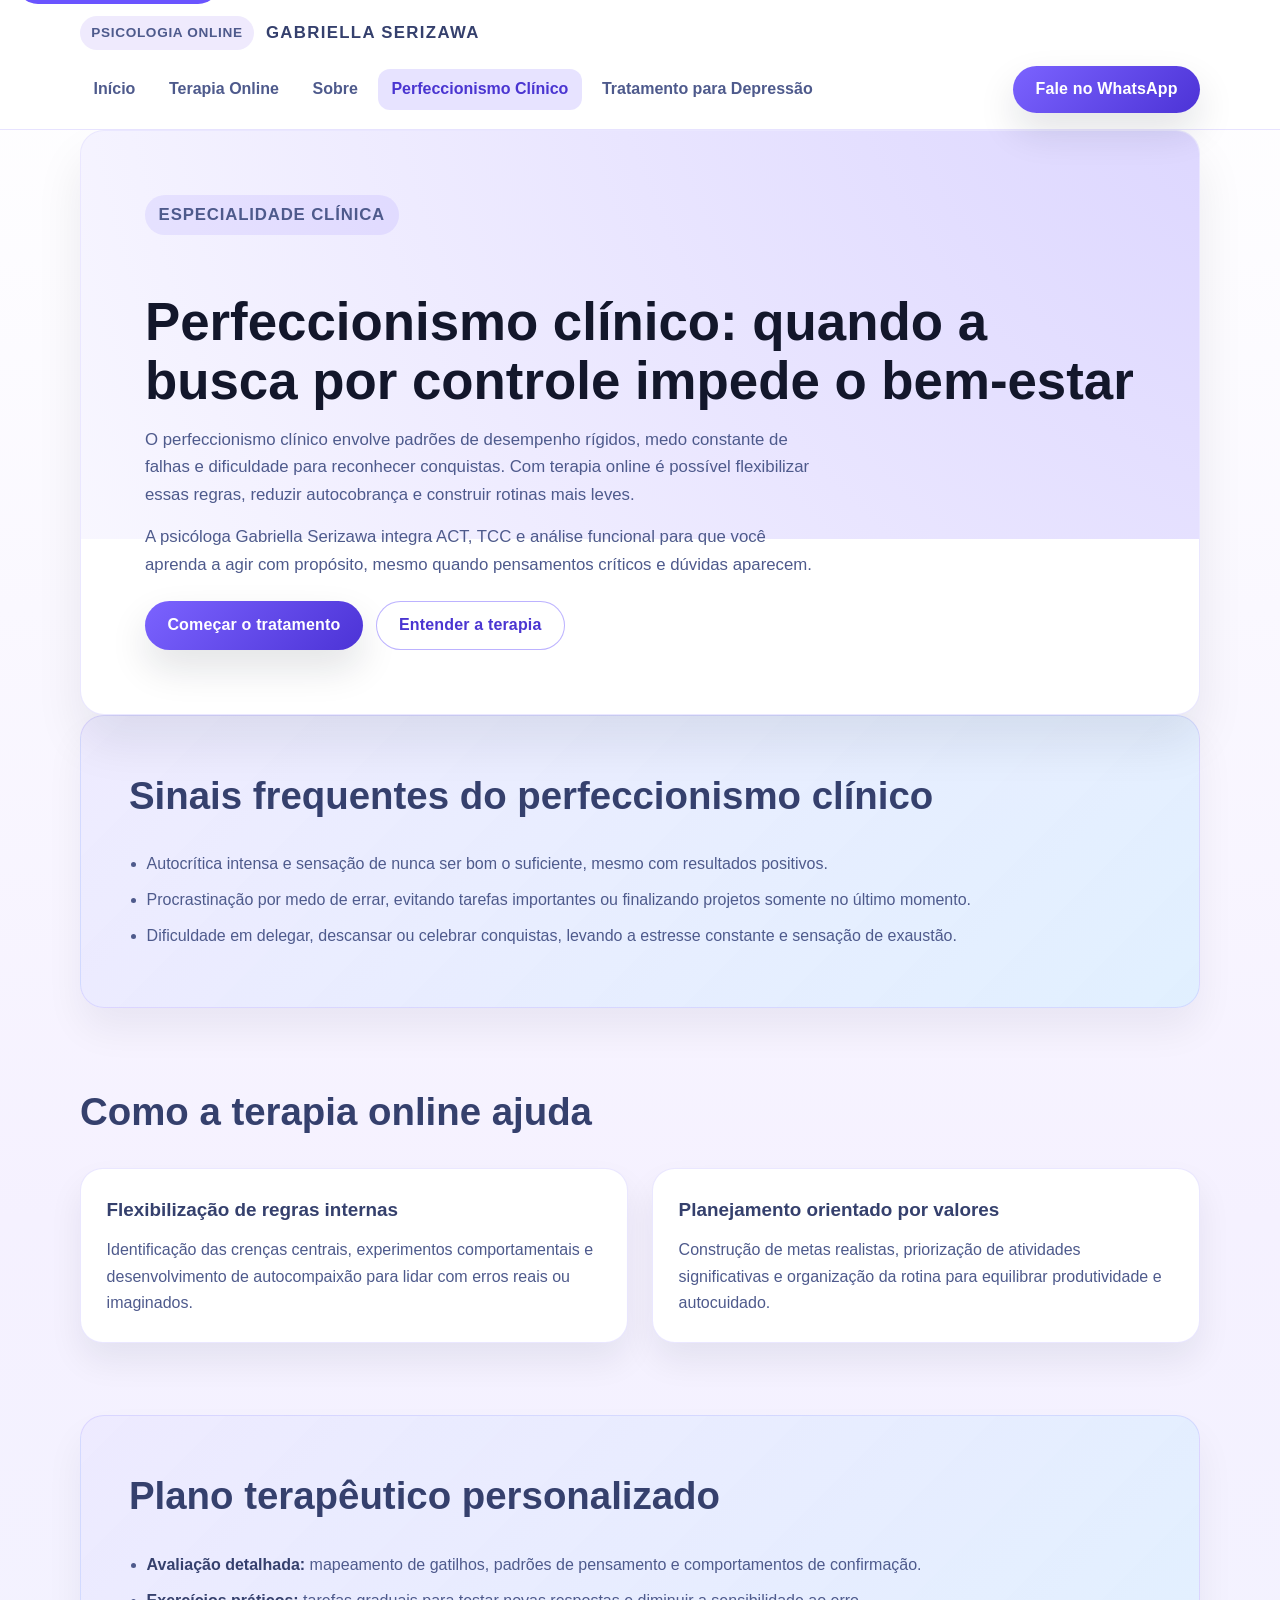
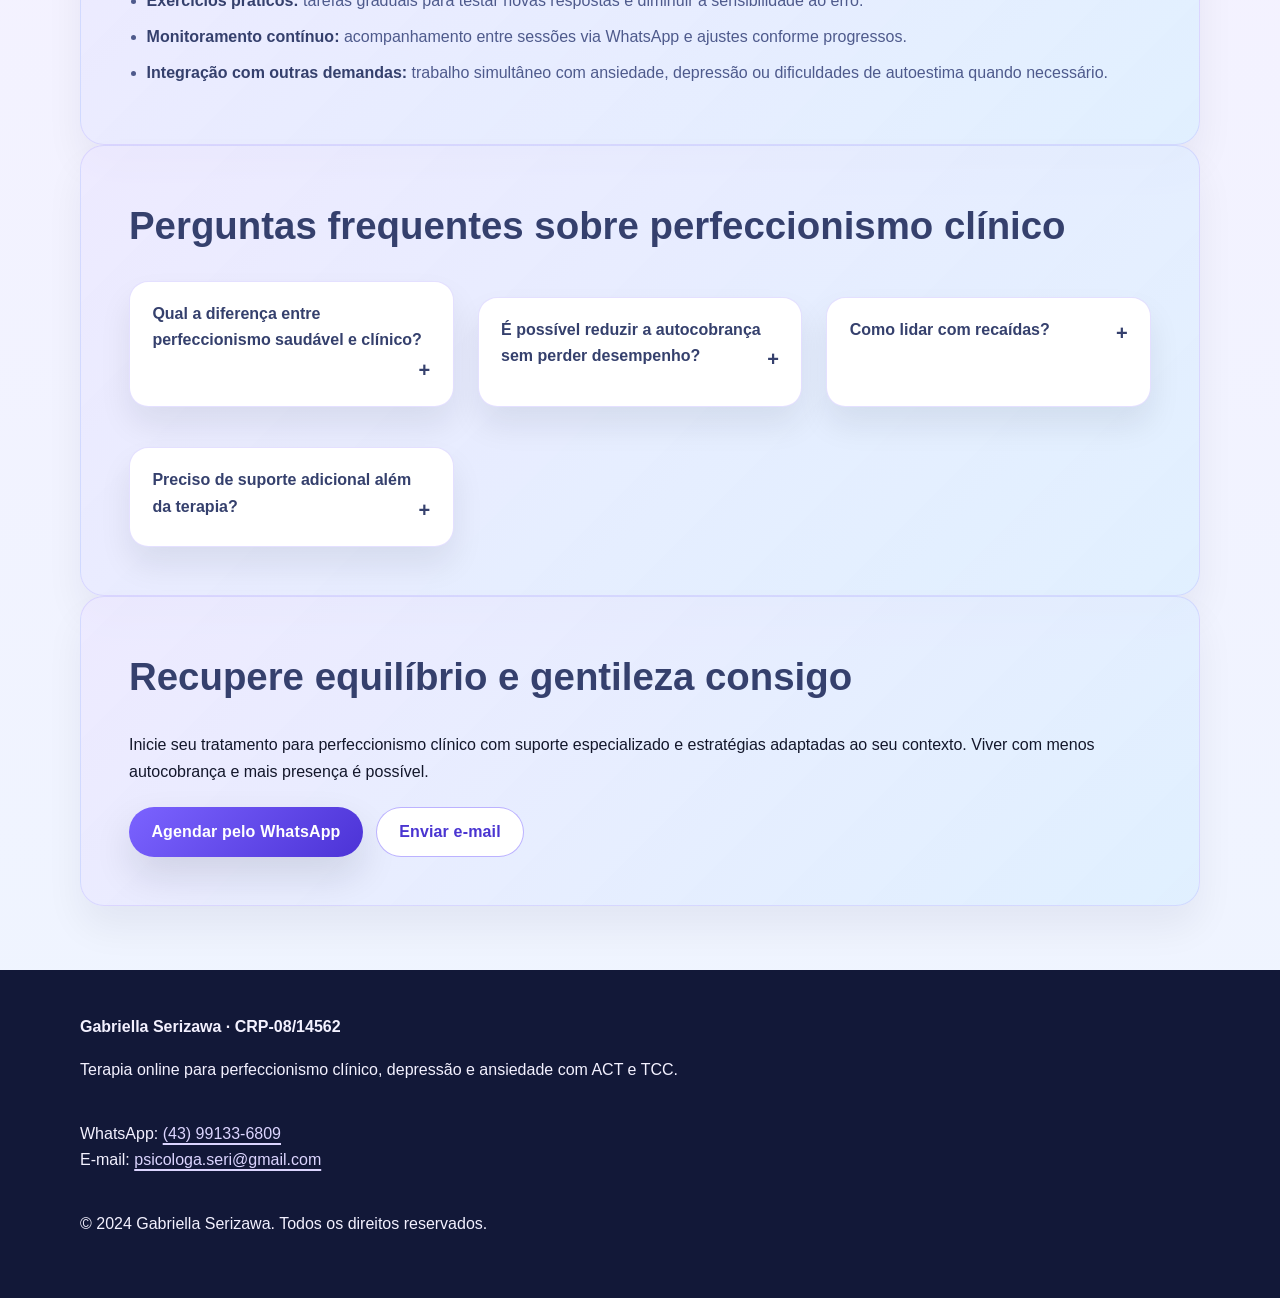
<file: perfeccionismo-clinico.html>
<!DOCTYPE html>
<html lang="pt-BR">
<head>
  <meta charset="utf-8">
  <meta name="viewport" content="width=device-width, initial-scale=1">
  <title>Perfeccionismo Clínico | Terapia Online com Gabriella Serizawa</title>
  <meta name="description" content="Saiba como a terapia online com ACT e TCC ajuda a lidar com o perfeccionismo clínico. Estratégias personalizadas com a psicóloga Gabriella Serizawa.">
  <meta name="keywords" content="perfeccionismo clínico, terapia para perfeccionismo, ACT, TCC, psicóloga online">
  <meta name="author" content="Gabriella Serizawa">
  <meta name="robots" content="index,follow">
  <meta name="theme-color" content="#5c3fd6">
  <link rel="canonical" href="https://gabipsico.com.br/perfeccionismo-clinico.html">
  <link rel="preload" href="styles.css" as="style">
  <link rel="icon" type="image/svg+xml" href="data:image/svg+xml,%3Csvg xmlns='http://www.w3.org/2000/svg' viewBox='0 0 64 64'%3E%3Ccircle cx='32' cy='32' r='32' fill='%235c3fd6'/%3E%3Cpath d='M18 44c3.6-9.6 9-20.4 16-24 5-2.7 12-1.2 12 7.2 0 5.6-3.2 10-8.2 10H30' stroke='%23f4f2ff' stroke-width='5' fill='none' stroke-linecap='round'/%3E%3C/svg%3E'>
  <meta property="og:locale" content="pt_BR">
  <meta property="og:type" content="article">
  <meta property="og:site_name" content="Psicóloga Gabriella Serizawa">
  <meta property="og:title" content="Perfeccionismo Clínico | Terapia Online">
  <meta property="og:description" content="Descubra como flexibilizar padrões rígidos com ACT e TCC em terapia online conduzida pela psicóloga Gabriella Serizawa.">
  <meta property="og:url" content="https://gabipsico.com.br/perfeccionismo-clinico.html">
  <meta property="og:image" content="https://gabipsico.com.br/public-gabi.png">
  <meta property="og:image:width" content="175">
  <meta property="og:image:height" content="204">
  <meta property="og:image:alt" content="Retrato da psicóloga Gabriella Serizawa sorrindo">
  <meta name="twitter:card" content="summary">
  <meta name="twitter:title" content="Perfeccionismo Clínico | Terapia Online">
  <meta name="twitter:description" content="Tratamento online com ACT e TCC para perfeccionismo clínico, autocobrança elevada e ansiedade.">
  <meta name="twitter:image" content="https://gabipsico.com.br/public-gabi.png">
  <meta name="twitter:image:alt" content="Retrato da psicóloga Gabriella Serizawa sorrindo">
  <link rel="stylesheet" href="styles.css">
  <script type="application/ld+json">
  {
    "@context": "https://schema.org",
    "@type": "BreadcrumbList",
    "itemListElement": [
      {
        "@type": "ListItem",
        "position": 1,
        "name": "Início",
        "item": "https://gabipsico.com.br/"
      },
      {
        "@type": "ListItem",
        "position": 2,
        "name": "Perfeccionismo Clínico",
        "item": "https://gabipsico.com.br/perfeccionismo-clinico.html"
      }
    ]
  }
  </script>
  <script type="application/ld+json">
  {
    "@context": "https://schema.org",
    "@type": "FAQPage",
    "mainEntity": [
      {
        "@type": "Question",
        "name": "Como identificar o perfeccionismo clínico?",
        "acceptedAnswer": {
          "@type": "Answer",
          "text": "O perfeccionismo clínico envolve padrões rígidos, autocrítica constante e avaliação do valor pessoal baseada em desempenho. Quando há sofrimento significativo e prejuízos em áreas da vida, é importante buscar terapia."
        }
      },
      {
        "@type": "Question",
        "name": "ACT e TCC são eficazes para perfeccionismo?",
        "acceptedAnswer": {
          "@type": "Answer",
          "text": "Sim. As abordagens ajudam a flexibilizar crenças, desenvolver autocompaixão, reduzir comportamentos de evitação e promover ações coerentes com valores, mesmo diante de erros ou incertezas."
        }
      },
      {
        "@type": "Question",
        "name": "Quanto tempo dura o tratamento?",
        "acceptedAnswer": {
          "@type": "Answer",
          "text": "A duração varia conforme objetivos e intensidade dos sintomas. O processo é revisado periodicamente para ajustar metas e fortalecer ganhos a longo prazo."
        }
      }
    ]
  }
  </script>
</head>
<body>
  <a class="skip-link" href="#conteudo">Pular para o conteúdo</a>
  <header>
    <div class="header-inner">
      <div class="branding">
        <span>Psicologia Online</span>
        <strong>Gabriella Serizawa</strong>
      </div>
      <nav aria-label="Navegação principal">
        <ul>
          <li><a href="index.html">Início</a></li>
          <li><a href="terapia-online.html">Terapia Online</a></li>
          <li><a href="sobre.html">Sobre</a></li>
          <li><a href="perfeccionismo-clinico.html" aria-current="page">Perfeccionismo Clínico</a></li>
          <li><a href="tratamento-depressao.html">Tratamento para Depressão</a></li>
        </ul>
      </nav>
      <a class="button" href="https://wa.me/5543991336809?text=Ol%C3%A1%20Gabriella%2C%20preciso%20de%20ajuda%20com%20perfeccionismo%20cl%C3%ADnico." target="_blank" rel="noopener">Fale no WhatsApp</a>
    </div>
  </header>
  <main id="conteudo">
    <section class="hero">
      <div>
        <p class="badge">Especialidade clínica</p>
        <h1>Perfeccionismo clínico: quando a busca por controle impede o bem-estar</h1>
        <p>O perfeccionismo clínico envolve padrões de desempenho rígidos, medo constante de falhas e dificuldade para reconhecer conquistas. Com terapia online é possível flexibilizar essas regras, reduzir autocobrança e construir rotinas mais leves.</p>
        <p>A psicóloga Gabriella Serizawa integra ACT, TCC e análise funcional para que você aprenda a agir com propósito, mesmo quando pensamentos críticos e dúvidas aparecem.</p>
        <div class="cta-group">
          <a class="button" href="https://wa.me/5543991336809?text=Quero%20tratar%20o%20perfeccionismo%20cl%C3%ADnico%20online." target="_blank" rel="noopener">Começar o tratamento</a>
          <a class="button secondary" href="terapia-online.html">Entender a terapia</a>
        </div>
      </div>
    </section>

    <section class="highlight">
      <h2 class="section-title">Sinais frequentes do perfeccionismo clínico</h2>
      <ul class="list">
        <li>Autocrítica intensa e sensação de nunca ser bom o suficiente, mesmo com resultados positivos.</li>
        <li>Procrastinação por medo de errar, evitando tarefas importantes ou finalizando projetos somente no último momento.</li>
        <li>Dificuldade em delegar, descansar ou celebrar conquistas, levando a estresse constante e sensação de exaustão.</li>
      </ul>
    </section>

    <section>
      <h2 class="section-title">Como a terapia online ajuda</h2>
      <div class="grid two">
        <article class="card">
          <h3>Flexibilização de regras internas</h3>
          <p>Identificação das crenças centrais, experimentos comportamentais e desenvolvimento de autocompaixão para lidar com erros reais ou imaginados.</p>
        </article>
        <article class="card">
          <h3>Planejamento orientado por valores</h3>
          <p>Construção de metas realistas, priorização de atividades significativas e organização da rotina para equilibrar produtividade e autocuidado.</p>
        </article>
      </div>
    </section>

    <section class="highlight">
      <h2 class="section-title">Plano terapêutico personalizado</h2>
      <ul class="list">
        <li><strong>Avaliação detalhada:</strong> mapeamento de gatilhos, padrões de pensamento e comportamentos de confirmação.</li>
        <li><strong>Exercícios práticos:</strong> tarefas graduais para testar novas respostas e diminuir a sensibilidade ao erro.</li>
        <li><strong>Monitoramento contínuo:</strong> acompanhamento entre sessões via WhatsApp e ajustes conforme progressos.</li>
        <li><strong>Integração com outras demandas:</strong> trabalho simultâneo com ansiedade, depressão ou dificuldades de autoestima quando necessário.</li>
      </ul>
    </section>

    <section class="faq highlight" aria-labelledby="faq-perfeccionismo">
      <h2 id="faq-perfeccionismo" class="section-title">Perguntas frequentes sobre perfeccionismo clínico</h2>
      <div class="grid two">
        <details>
          <summary>Qual a diferença entre perfeccionismo saudável e clínico?</summary>
          <p>O perfeccionismo saudável motiva crescimento sem comprometer autoestima. O clínico mantém padrões inflexíveis, gera sofrimento e impacta relacionamentos, saúde e produtividade.</p>
        </details>
        <details>
          <summary>É possível reduzir a autocobrança sem perder desempenho?</summary>
          <p>Sim. A terapia ajuda a ampliar repertórios para que metas sejam alcançadas com autocompaixão e planejamento estratégico, reduzindo o custo emocional.</p>
        </details>
        <details>
          <summary>Como lidar com recaídas?</summary>
          <p>Revisamos habilidades desenvolvidas, analisamos situações que acionaram antigos padrões e criamos novos experimentos para manter avanços de forma sustentável.</p>
        </details>
        <details>
          <summary>Preciso de suporte adicional além da terapia?</summary>
          <p>Quando indicado, o tratamento pode ser complementado com psiquiatria ou programas de gestão do tempo. A psicóloga orienta encaminhamentos personalizados.</p>
        </details>
      </div>
    </section>

    <section class="highlight">
      <h2 class="section-title">Recupere equilíbrio e gentileza consigo</h2>
      <p>Inicie seu tratamento para perfeccionismo clínico com suporte especializado e estratégias adaptadas ao seu contexto. Viver com menos autocobrança e mais presença é possível.</p>
      <div class="cta-group">
        <a class="button" href="https://wa.me/5543991336809?text=Quero%20agendar%20uma%20sess%C3%A3o%20para%20perfeccionismo%20cl%C3%ADnico." target="_blank" rel="noopener">Agendar pelo WhatsApp</a>
        <a class="button secondary" href="mailto:psicologa.seri@gmail.com">Enviar e-mail</a>
      </div>
    </section>
  </main>
  <footer>
    <div class="footer-inner">
      <div>
        <strong>Gabriella Serizawa · CRP-08/14562</strong>
        <p>Terapia online para perfeccionismo clínico, depressão e ansiedade com ACT e TCC.</p>
      </div>
      <address>
        WhatsApp: <a href="https://wa.me/5543991336809" target="_blank" rel="noopener">(43) 99133-6809</a><br>
        E-mail: <a href="mailto:psicologa.seri@gmail.com">psicologa.seri@gmail.com</a>
      </address>
      <p>© 2024 Gabriella Serizawa. Todos os direitos reservados.</p>
    </div>
  </footer>
</body>
</html>
</file>
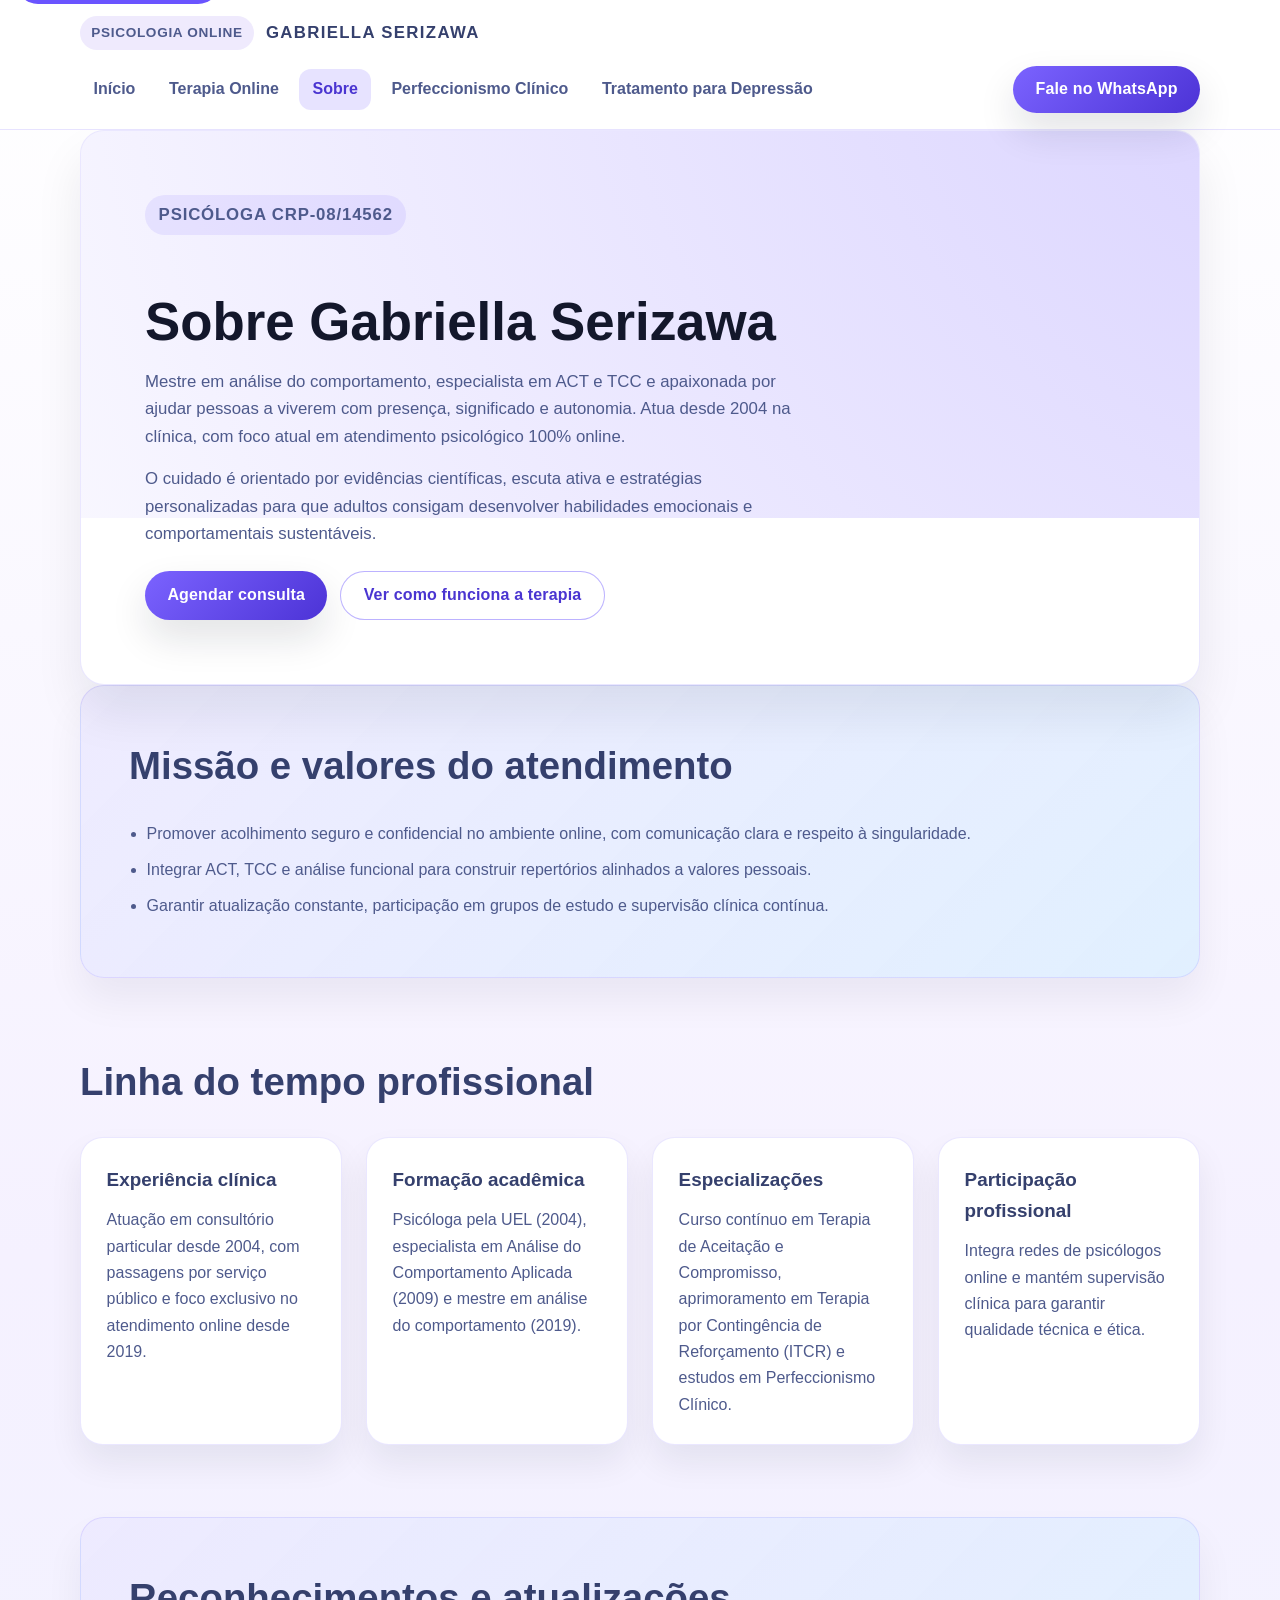
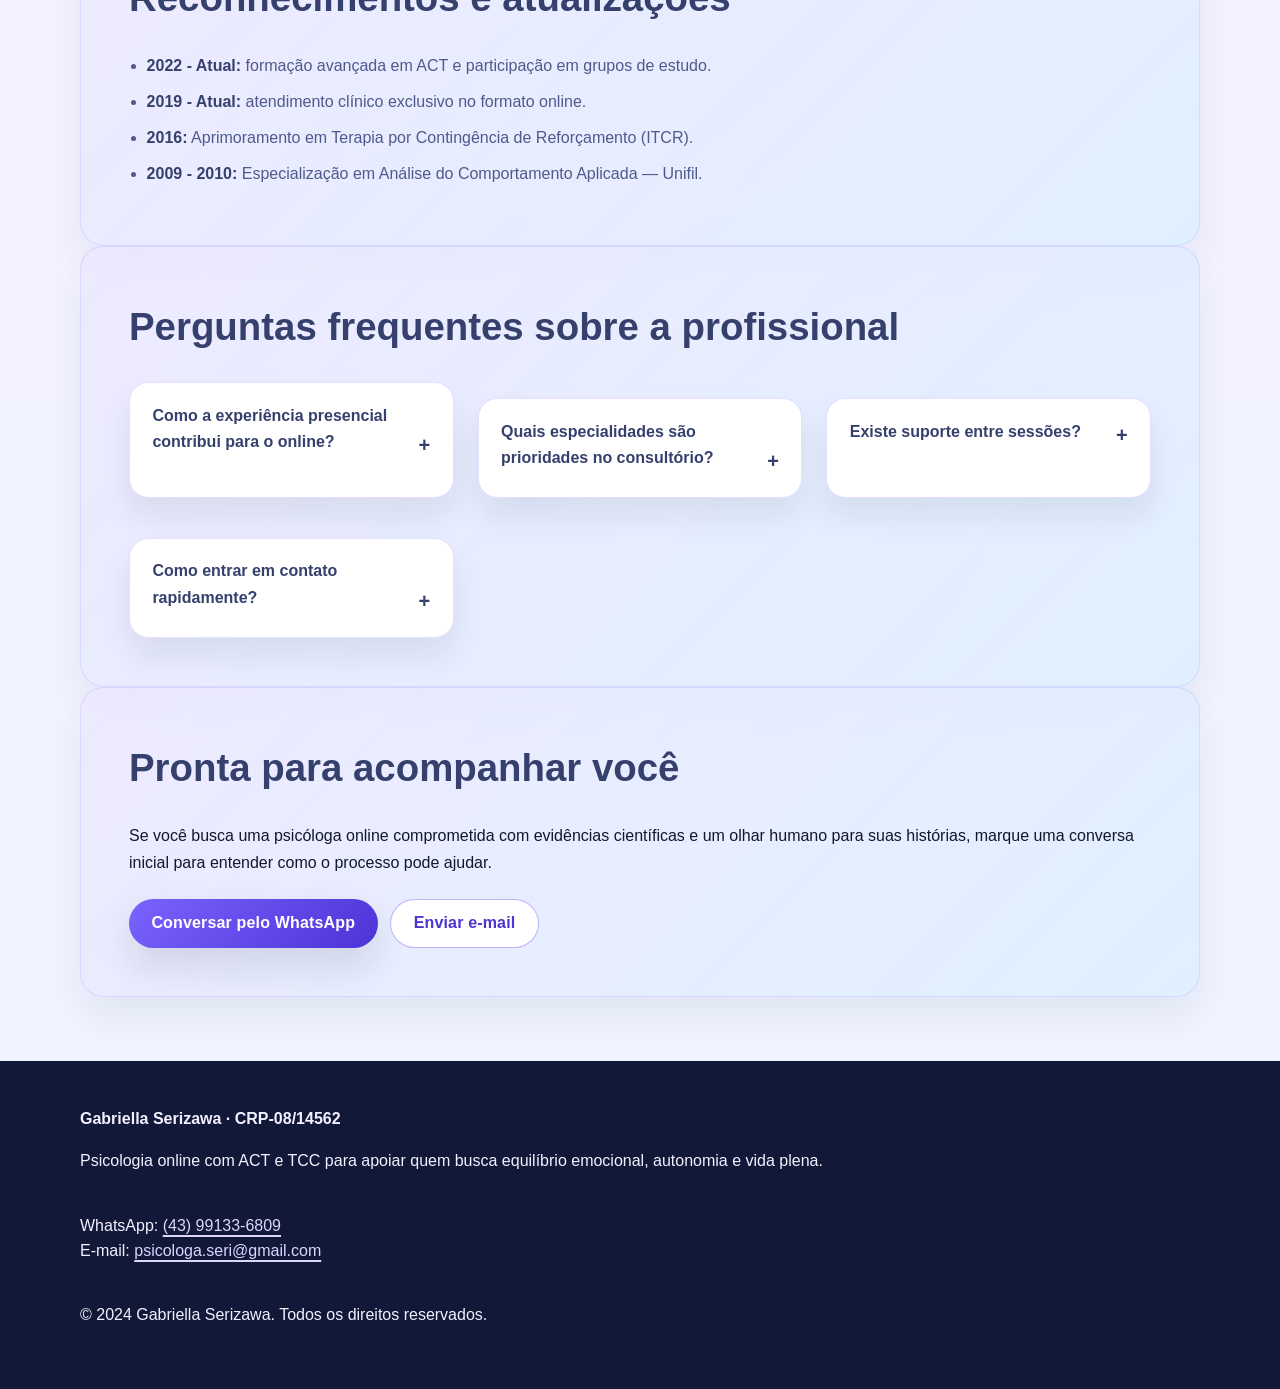
<file: sobre.html>
<!DOCTYPE html>
<html lang="pt-BR">
<head>
  <meta charset="utf-8">
  <meta name="viewport" content="width=device-width, initial-scale=1">
  <title>Sobre a Psicóloga Gabriella Serizawa | Atendimento 100% Online</title>
  <meta name="description" content="Conheça a trajetória de Gabriella Serizawa, psicóloga online especializada em ACT, TCC e análise do comportamento para adultos.">
  <meta name="keywords" content="sobre Gabriella Serizawa, psicóloga online, ACT, TCC, análise do comportamento, atendimento psicológico online">
  <meta name="author" content="Gabriella Serizawa">
  <meta name="robots" content="index,follow">
  <meta name="theme-color" content="#5c3fd6">
  <link rel="canonical" href="https://gabipsico.com.br/sobre.html">
  <link rel="preload" href="styles.css" as="style">
  <link rel="icon" type="image/svg+xml" href="data:image/svg+xml,%3Csvg xmlns='http://www.w3.org/2000/svg' viewBox='0 0 64 64'%3E%3Ccircle cx='32' cy='32' r='32' fill='%235c3fd6'/%3E%3Cpath d='M18 44c3.6-9.6 9-20.4 16-24 5-2.7 12-1.2 12 7.2 0 5.6-3.2 10-8.2 10H30' stroke='%23f4f2ff' stroke-width='5' fill='none' stroke-linecap='round'/%3E%3C/svg%3E'>
  <meta property="og:locale" content="pt_BR">
  <meta property="og:type" content="profile">
  <meta property="og:site_name" content="Psicóloga Gabriella Serizawa">
  <meta property="og:title" content="Sobre a Psicóloga Gabriella Serizawa">
  <meta property="og:description" content="Psicóloga online com mestrado em análise do comportamento, especialista em ACT e TCC para adultos.">
  <meta property="og:url" content="https://gabipsico.com.br/sobre.html">
  <meta property="og:image" content="https://gabipsico.com.br/public-gabi.png">
  <meta property="og:image:width" content="175">
  <meta property="og:image:height" content="204">
  <meta property="og:image:alt" content="Retrato da psicóloga Gabriella Serizawa sorrindo">
  <meta name="twitter:card" content="summary">
  <meta name="twitter:title" content="Sobre a Psicóloga Gabriella Serizawa">
  <meta name="twitter:description" content="Conheça a formação, experiência e valores que orientam o atendimento psicológico online da Gabriella.">
  <meta name="twitter:image" content="https://gabipsico.com.br/public-gabi.png">
  <meta name="twitter:image:alt" content="Retrato da psicóloga Gabriella Serizawa sorrindo">
  <link rel="stylesheet" href="styles.css">
  <script type="application/ld+json">
  {
    "@context": "https://schema.org",
    "@type": "BreadcrumbList",
    "itemListElement": [
      {
        "@type": "ListItem",
        "position": 1,
        "name": "Início",
        "item": "https://gabipsico.com.br/"
      },
      {
        "@type": "ListItem",
        "position": 2,
        "name": "Sobre",
        "item": "https://gabipsico.com.br/sobre.html"
      }
    ]
  }
  </script>
  <script type="application/ld+json">
  {
    "@context": "https://schema.org",
    "@type": "Person",
    "@id": "https://gabipsico.com.br/#gabriella",
    "name": "Gabriella Serizawa",
    "jobTitle": "Psicóloga",
    "url": "https://gabipsico.com.br",
    "image": "https://gabipsico.com.br/public-gabi.png",
    "description": "Psicóloga clínica mestre em análise do comportamento, especializada em ACT e TCC para atendimento online de adultos.",
    "knowsAbout": ["Terapia ACT", "Terapia TCC", "Perfeccionismo clínico", "Depressão"],
    "alumniOf": "Universidade Estadual de Londrina",
    "hasCredential": {
      "@type": "EducationalOccupationalCredential",
      "credentialCategory": "ProfessionalLicense",
      "identifier": "CRP-08/14562"
    }
  }
  </script>
  <script type="application/ld+json">
  {
    "@context": "https://schema.org",
    "@type": "FAQPage",
    "mainEntity": [
      {
        "@type": "Question",
        "name": "Como a psicóloga conduz o atendimento online?",
        "acceptedAnswer": {
          "@type": "Answer",
          "text": "As sessões são realizadas por vídeo seguro, com planejamento terapêutico baseado em ACT, TCC e análise funcional. A profissional oferece materiais e orientações práticas entre encontros."
        }
      },
      {
        "@type": "Question",
        "name": "Quais diferenciais fazem parte da prática profissional?",
        "acceptedAnswer": {
          "@type": "Answer",
          "text": "A atuação é centrada na pessoa, com escuta ativa, linguagem clara, atualização constante e integração de evidências científicas à realidade cotidiana de cada paciente."
        }
      }
    ]
  }
  </script>
</head>
<body>
  <a class="skip-link" href="#conteudo">Pular para o conteúdo</a>
  <header>
    <div class="header-inner">
      <div class="branding">
        <span>Psicologia Online</span>
        <strong>Gabriella Serizawa</strong>
      </div>
      <nav aria-label="Navegação principal">
        <ul>
          <li><a href="index.html">Início</a></li>
          <li><a href="terapia-online.html">Terapia Online</a></li>
          <li><a href="sobre.html" aria-current="page">Sobre</a></li>
          <li><a href="perfeccionismo-clinico.html">Perfeccionismo Clínico</a></li>
          <li><a href="tratamento-depressao.html">Tratamento para Depressão</a></li>
        </ul>
      </nav>
      <a class="button" href="https://wa.me/5543991336809?text=Ol%C3%A1%20Gabriella%2C%20quero%20saber%20mais%20sobre%20o%20atendimento%20online." target="_blank" rel="noopener">Fale no WhatsApp</a>
    </div>
  </header>
  <main id="conteudo">
    <section class="hero">
      <div>
        <p class="badge">Psicóloga CRP-08/14562</p>
        <h1>Sobre Gabriella Serizawa</h1>
        <p>Mestre em análise do comportamento, especialista em ACT e TCC e apaixonada por ajudar pessoas a viverem com presença, significado e autonomia. Atua desde 2004 na clínica, com foco atual em atendimento psicológico 100% online.</p>
        <p>O cuidado é orientado por evidências científicas, escuta ativa e estratégias personalizadas para que adultos consigam desenvolver habilidades emocionais e comportamentais sustentáveis.</p>
        <div class="cta-group">
          <a class="button" href="https://wa.me/5543991336809?text=Quero%20agendar%20uma%20consulta%20com%20a%20Gabriella." target="_blank" rel="noopener">Agendar consulta</a>
          <a class="button secondary" href="terapia-online.html">Ver como funciona a terapia</a>
        </div>
      </div>
    </section>

    <section class="highlight">
      <h2 class="section-title">Missão e valores do atendimento</h2>
      <ul class="list">
        <li>Promover acolhimento seguro e confidencial no ambiente online, com comunicação clara e respeito à singularidade.</li>
        <li>Integrar ACT, TCC e análise funcional para construir repertórios alinhados a valores pessoais.</li>
        <li>Garantir atualização constante, participação em grupos de estudo e supervisão clínica contínua.</li>
      </ul>
    </section>

    <section>
      <h2 class="section-title">Linha do tempo profissional</h2>
      <div class="grid two">
        <article class="card">
          <h3>Experiência clínica</h3>
          <p>Atuação em consultório particular desde 2004, com passagens por serviço público e foco exclusivo no atendimento online desde 2019.</p>
        </article>
        <article class="card">
          <h3>Formação acadêmica</h3>
          <p>Psicóloga pela UEL (2004), especialista em Análise do Comportamento Aplicada (2009) e mestre em análise do comportamento (2019).</p>
        </article>
        <article class="card">
          <h3>Especializações</h3>
          <p>Curso contínuo em Terapia de Aceitação e Compromisso, aprimoramento em Terapia por Contingência de Reforçamento (ITCR) e estudos em Perfeccionismo Clínico.</p>
        </article>
        <article class="card">
          <h3>Participação profissional</h3>
          <p>Integra redes de psicólogos online e mantém supervisão clínica para garantir qualidade técnica e ética.</p>
        </article>
      </div>
    </section>

    <section class="highlight">
      <h2 class="section-title">Reconhecimentos e atualizações</h2>
      <ul class="list">
        <li><strong>2022 - Atual:</strong> formação avançada em ACT e participação em grupos de estudo.</li>
        <li><strong>2019 - Atual:</strong> atendimento clínico exclusivo no formato online.</li>
        <li><strong>2016:</strong> Aprimoramento em Terapia por Contingência de Reforçamento (ITCR).</li>
        <li><strong>2009 - 2010:</strong> Especialização em Análise do Comportamento Aplicada — Unifil.</li>
      </ul>
    </section>

    <section class="faq highlight" aria-labelledby="faq-sobre">
      <h2 id="faq-sobre" class="section-title">Perguntas frequentes sobre a profissional</h2>
      <div class="grid two">
        <details>
          <summary>Como a experiência presencial contribui para o online?</summary>
          <p>A vivência em diferentes contextos clínicos permite adaptar protocolos, usar linguagem acessível e antecipar desafios comuns no ambiente digital.</p>
        </details>
        <details>
          <summary>Quais especialidades são prioridades no consultório?</summary>
          <p>Depressão, ansiedade e perfeccionismo clínico, além de temas relacionados a autoestima, gestão de tempo e construção de propósito de vida.</p>
        </details>
        <details>
          <summary>Existe suporte entre sessões?</summary>
          <p>Sim. Os pacientes recebem materiais de apoio, respostas para dúvidas pontuais e lembretes para aplicar habilidades discutidas nas sessões.</p>
        </details>
        <details>
          <summary>Como entrar em contato rapidamente?</summary>
          <p>Envie mensagem para o WhatsApp <a href="https://wa.me/5543991336809" target="_blank" rel="noopener">(43) 99133-6809</a> e receba retorno em até um dia útil.</p>
        </details>
      </div>
    </section>

    <section class="highlight">
      <h2 class="section-title">Pronta para acompanhar você</h2>
      <p>Se você busca uma psicóloga online comprometida com evidências científicas e um olhar humano para suas histórias, marque uma conversa inicial para entender como o processo pode ajudar.</p>
      <div class="cta-group">
        <a class="button" href="https://wa.me/5543991336809?text=Gostaria%20de%20agendar%20uma%20conversa%20inicial." target="_blank" rel="noopener">Conversar pelo WhatsApp</a>
        <a class="button secondary" href="mailto:psicologa.seri@gmail.com">Enviar e-mail</a>
      </div>
    </section>
  </main>
  <footer>
    <div class="footer-inner">
      <div>
        <strong>Gabriella Serizawa · CRP-08/14562</strong>
        <p>Psicologia online com ACT e TCC para apoiar quem busca equilíbrio emocional, autonomia e vida plena.</p>
      </div>
      <address>
        WhatsApp: <a href="https://wa.me/5543991336809" target="_blank" rel="noopener">(43) 99133-6809</a><br>
        E-mail: <a href="mailto:psicologa.seri@gmail.com">psicologa.seri@gmail.com</a>
      </address>
      <p>© 2024 Gabriella Serizawa. Todos os direitos reservados.</p>
    </div>
  </footer>
</body>
</html>
</file>
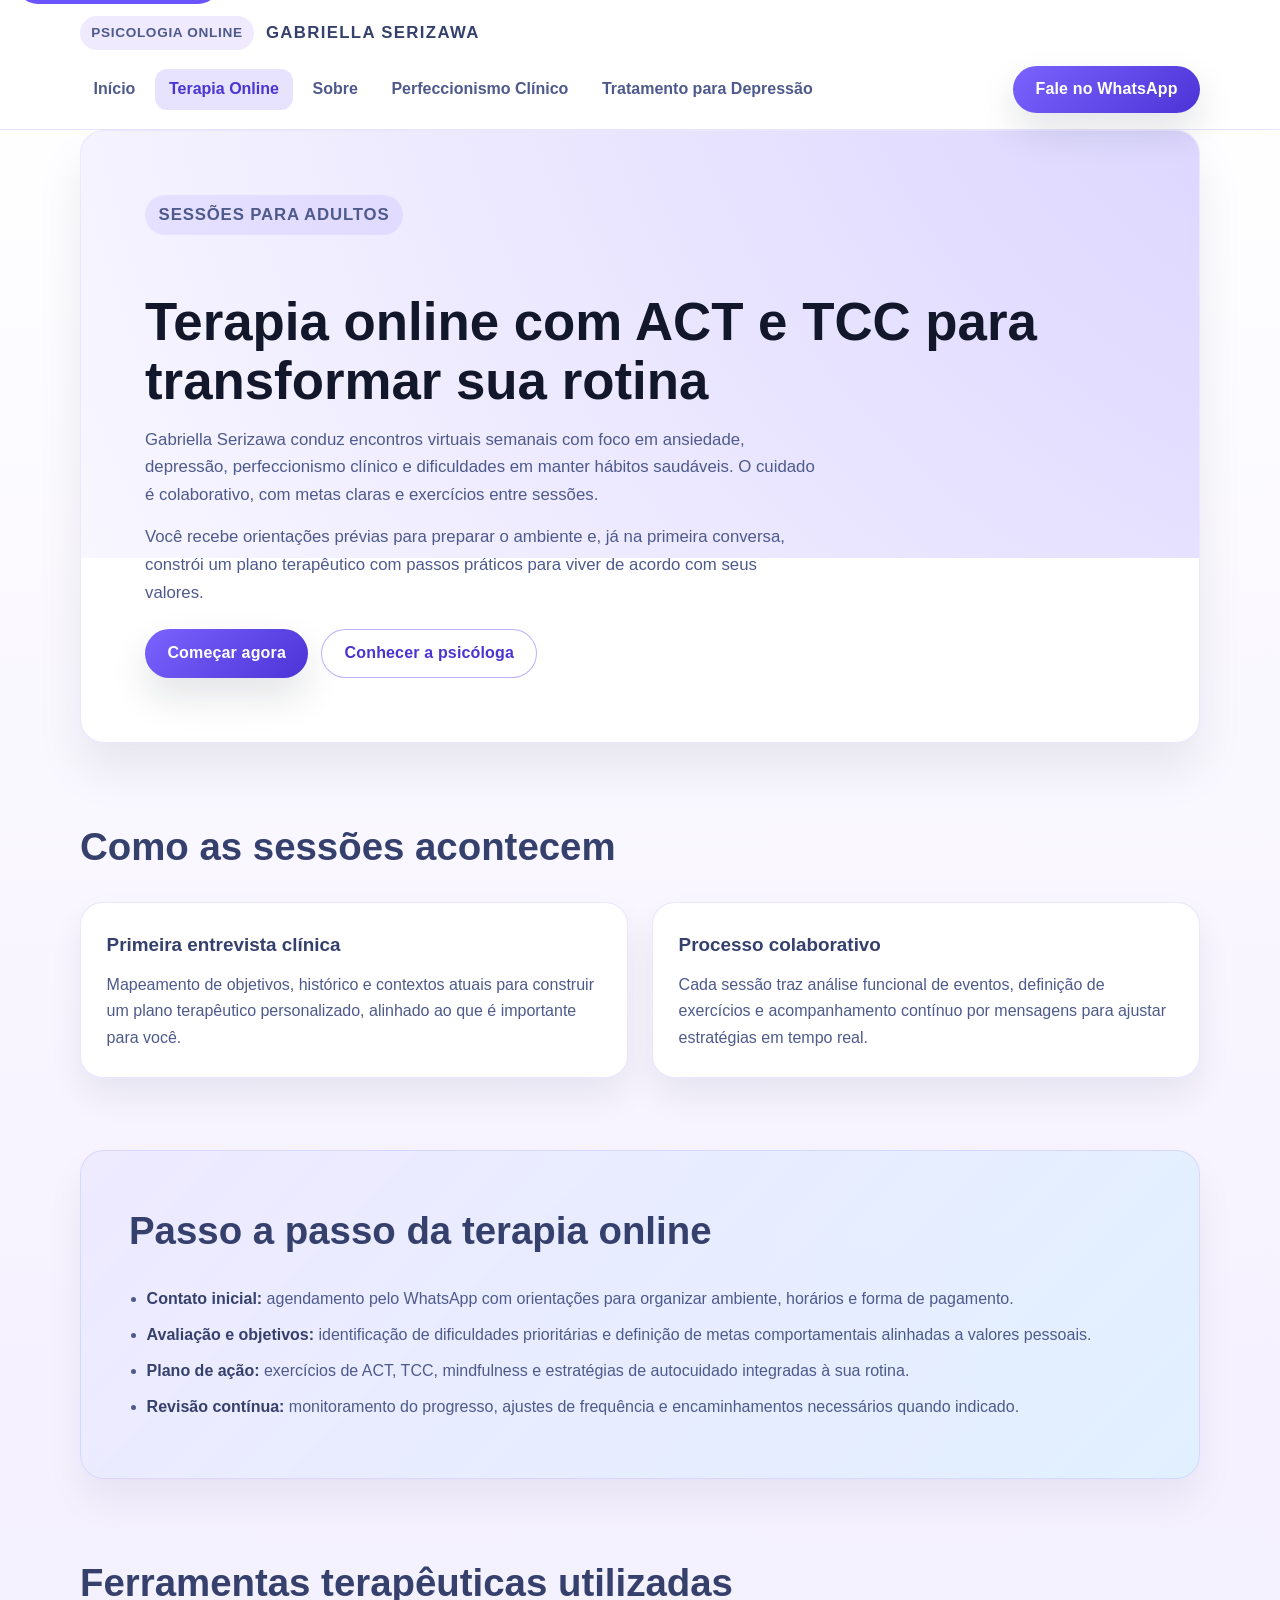
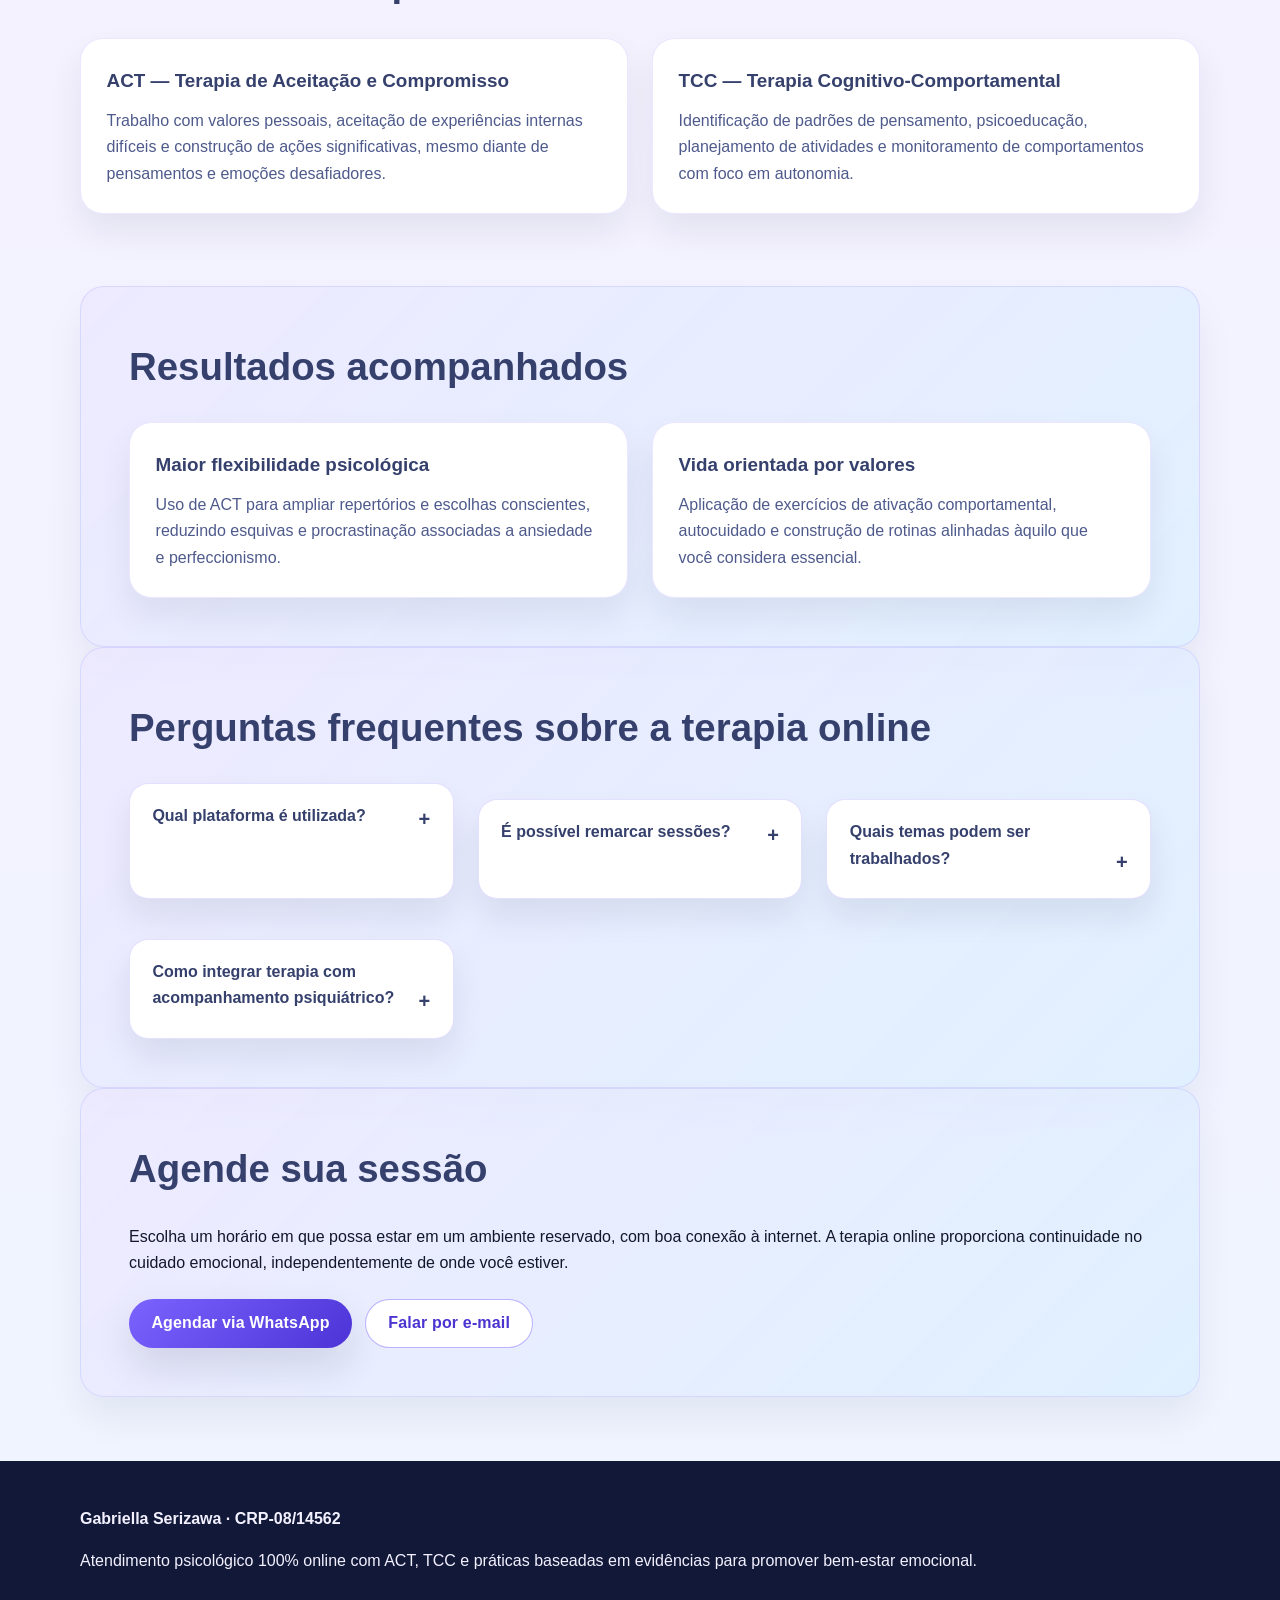
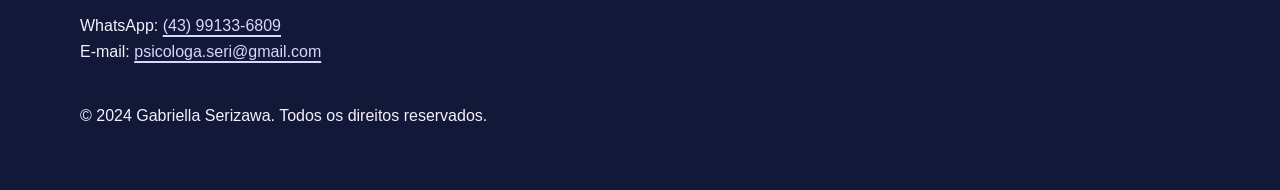
<file: terapia-online.html>
<!DOCTYPE html>
<html lang="pt-BR">
<head>
  <meta charset="utf-8">
  <meta name="viewport" content="width=device-width, initial-scale=1">
  <title>Terapia Online com ACT e TCC | Psicóloga Gabriella Serizawa</title>
  <meta name="description" content="Sessões de terapia online com ACT e TCC para adultos, conduzidas pela psicóloga Gabriella Serizawa. Atendimento acolhedor, sigiloso e orientado por valores.">
  <meta name="keywords" content="terapia online, psicóloga online, ACT, TCC, atendimento psicológico digital, saúde mental">
  <meta name="author" content="Gabriella Serizawa">
  <meta name="robots" content="index,follow">
  <meta name="theme-color" content="#5c3fd6">
  <link rel="canonical" href="https://gabipsico.com.br/terapia-online.html">
  <link rel="preload" href="styles.css" as="style">
  <link rel="icon" type="image/svg+xml" href="data:image/svg+xml,%3Csvg xmlns='http://www.w3.org/2000/svg' viewBox='0 0 64 64'%3E%3Ccircle cx='32' cy='32' r='32' fill='%235c3fd6'/%3E%3Cpath d='M18 44c3.6-9.6 9-20.4 16-24 5-2.7 12-1.2 12 7.2 0 5.6-3.2 10-8.2 10H30' stroke='%23f4f2ff' stroke-width='5' fill='none' stroke-linecap='round'/%3E%3C/svg%3E'>
  <meta property="og:locale" content="pt_BR">
  <meta property="og:type" content="article">
  <meta property="og:site_name" content="Psicóloga Gabriella Serizawa">
  <meta property="og:title" content="Terapia Online com ACT e TCC">
  <meta property="og:description" content="Conheça o passo a passo da terapia online com ACT e TCC realizada pela psicóloga Gabriella Serizawa em todo o Brasil.">
  <meta property="og:url" content="https://gabipsico.com.br/terapia-online.html">
  <meta property="og:image" content="https://gabipsico.com.br/public-gabi.png">
  <meta property="og:image:width" content="175">
  <meta property="og:image:height" content="204">
  <meta property="og:image:alt" content="Retrato da psicóloga Gabriella Serizawa sorrindo">
  <meta name="twitter:card" content="summary">
  <meta name="twitter:title" content="Terapia Online com ACT e TCC">
  <meta name="twitter:description" content="Sessões online com ACT e TCC para ansiedade, depressão e perfeccionismo clínico.">
  <meta name="twitter:image" content="https://gabipsico.com.br/public-gabi.png">
  <meta name="twitter:image:alt" content="Retrato da psicóloga Gabriella Serizawa sorrindo">
  <link rel="stylesheet" href="styles.css">
  <script type="application/ld+json">
  {
    "@context": "https://schema.org",
    "@type": "BreadcrumbList",
    "itemListElement": [
      {
        "@type": "ListItem",
        "position": 1,
        "name": "Início",
        "item": "https://gabipsico.com.br/"
      },
      {
        "@type": "ListItem",
        "position": 2,
        "name": "Terapia Online",
        "item": "https://gabipsico.com.br/terapia-online.html"
      }
    ]
  }
  </script>
  <script type="application/ld+json">
  {
    "@context": "https://schema.org",
    "@type": "FAQPage",
    "mainEntity": [
      {
        "@type": "Question",
        "name": "Quantas sessões semanais são recomendadas?",
        "acceptedAnswer": {
          "@type": "Answer",
          "text": "O acompanhamento costuma ser semanal com duração média de 50 minutos. A frequência é ajustada conforme a fase do tratamento e suas necessidades clínicas."
        }
      },
      {
        "@type": "Question",
        "name": "Como acontece o acompanhamento entre sessões?",
        "acceptedAnswer": {
          "@type": "Answer",
          "text": "Você recebe materiais, exercícios, lembretes e registros de tarefas pelo WhatsApp ou e-mail, mantendo contato para tirar dúvidas e reforçar habilidades em construção."
        }
      },
      {
        "@type": "Question",
        "name": "O atendimento online é adequado para todas as demandas?",
        "acceptedAnswer": {
          "@type": "Answer",
          "text": "A terapia online é indicada para a maioria das demandas de adultos. Caso surja necessidade de encaminhamento presencial ou avaliação médica complementar, isso é alinhado com você desde o início."
        }
      }
    ]
  }
  </script>
</head>
<body>
  <a class="skip-link" href="#conteudo">Pular para o conteúdo</a>
  <header>
    <div class="header-inner">
      <div class="branding">
        <span>Psicologia Online</span>
        <strong>Gabriella Serizawa</strong>
      </div>
      <nav aria-label="Navegação principal">
        <ul>
          <li><a href="index.html">Início</a></li>
          <li><a href="terapia-online.html" aria-current="page">Terapia Online</a></li>
          <li><a href="sobre.html">Sobre</a></li>
          <li><a href="perfeccionismo-clinico.html">Perfeccionismo Clínico</a></li>
          <li><a href="tratamento-depressao.html">Tratamento para Depressão</a></li>
        </ul>
      </nav>
      <a class="button" href="https://wa.me/5543991336809?text=Quero%20saber%20como%20funciona%20a%20terapia%20online." target="_blank" rel="noopener">Fale no WhatsApp</a>
    </div>
  </header>
  <main id="conteudo">
    <section class="hero">
      <div>
        <p class="badge">Sessões para adultos</p>
        <h1>Terapia online com ACT e TCC para transformar sua rotina</h1>
        <p>Gabriella Serizawa conduz encontros virtuais semanais com foco em ansiedade, depressão, perfeccionismo clínico e dificuldades em manter hábitos saudáveis. O cuidado é colaborativo, com metas claras e exercícios entre sessões.</p>
        <p>Você recebe orientações prévias para preparar o ambiente e, já na primeira conversa, constrói um plano terapêutico com passos práticos para viver de acordo com seus valores.</p>
        <div class="cta-group">
          <a class="button" href="https://wa.me/5543991336809?text=Quero%20iniciar%20minha%20terapia%20online." target="_blank" rel="noopener">Começar agora</a>
          <a class="button secondary" href="sobre.html">Conhecer a psicóloga</a>
        </div>
      </div>
    </section>

    <section id="beneficios">
      <h2 class="section-title">Como as sessões acontecem</h2>
      <div class="grid two">
        <article class="card">
          <h3>Primeira entrevista clínica</h3>
          <p>Mapeamento de objetivos, histórico e contextos atuais para construir um plano terapêutico personalizado, alinhado ao que é importante para você.</p>
        </article>
        <article class="card">
          <h3>Processo colaborativo</h3>
          <p>Cada sessão traz análise funcional de eventos, definição de exercícios e acompanhamento contínuo por mensagens para ajustar estratégias em tempo real.</p>
        </article>
      </div>
    </section>

    <section class="highlight">
      <h2 class="section-title">Passo a passo da terapia online</h2>
      <ul class="list">
        <li><strong>Contato inicial:</strong> agendamento pelo WhatsApp com orientações para organizar ambiente, horários e forma de pagamento.</li>
        <li><strong>Avaliação e objetivos:</strong> identificação de dificuldades prioritárias e definição de metas comportamentais alinhadas a valores pessoais.</li>
        <li><strong>Plano de ação:</strong> exercícios de ACT, TCC, mindfulness e estratégias de autocuidado integradas à sua rotina.</li>
        <li><strong>Revisão contínua:</strong> monitoramento do progresso, ajustes de frequência e encaminhamentos necessários quando indicado.</li>
      </ul>
    </section>

    <section>
      <h2 class="section-title">Ferramentas terapêuticas utilizadas</h2>
      <div class="grid two">
        <article class="card">
          <h3>ACT — Terapia de Aceitação e Compromisso</h3>
          <p>Trabalho com valores pessoais, aceitação de experiências internas difíceis e construção de ações significativas, mesmo diante de pensamentos e emoções desafiadores.</p>
        </article>
        <article class="card">
          <h3>TCC — Terapia Cognitivo-Comportamental</h3>
          <p>Identificação de padrões de pensamento, psicoeducação, planejamento de atividades e monitoramento de comportamentos com foco em autonomia.</p>
        </article>
      </div>
    </section>

    <section class="highlight">
      <h2 class="section-title">Resultados acompanhados</h2>
      <div class="grid two">
        <article class="card">
          <h3>Maior flexibilidade psicológica</h3>
          <p>Uso de ACT para ampliar repertórios e escolhas conscientes, reduzindo esquivas e procrastinação associadas a ansiedade e perfeccionismo.</p>
        </article>
        <article class="card">
          <h3>Vida orientada por valores</h3>
          <p>Aplicação de exercícios de ativação comportamental, autocuidado e construção de rotinas alinhadas àquilo que você considera essencial.</p>
        </article>
      </div>
    </section>

    <section class="faq highlight" aria-labelledby="faq-terapia">
      <h2 id="faq-terapia" class="section-title">Perguntas frequentes sobre a terapia online</h2>
      <div class="grid two">
        <details>
          <summary>Qual plataforma é utilizada?</summary>
          <p>As sessões acontecem por link de vídeo protegido, enviado momentos antes de cada encontro. Não é necessário instalar programas complexos: basta acessar pelo navegador.</p>
        </details>
        <details>
          <summary>É possível remarcar sessões?</summary>
          <p>Sim. Com antecedência mínima de 24 horas é possível ajustar horários conforme disponibilidade, mantendo a consistência do processo terapêutico.</p>
        </details>
        <details>
          <summary>Quais temas podem ser trabalhados?</summary>
          <p>Ansiedade, depressão, perfeccionismo clínico, dificuldades em relações, autoexigência, tomada de decisão e reconstrução da rotina com propósito.</p>
        </details>
        <details>
          <summary>Como integrar terapia com acompanhamento psiquiátrico?</summary>
          <p>Quando necessário, a psicóloga coordena com profissionais parceiros e orienta sobre comunicação segura entre equipes para potencializar resultados.</p>
        </details>
      </div>
    </section>

    <section class="highlight">
      <h2 class="section-title">Agende sua sessão</h2>
      <p>Escolha um horário em que possa estar em um ambiente reservado, com boa conexão à internet. A terapia online proporciona continuidade no cuidado emocional, independentemente de onde você estiver.</p>
      <div class="cta-group">
        <a class="button" href="https://wa.me/5543991336809?text=Quero%20agendar%20minha%20sess%C3%A3o%20de%20terapia%20online." target="_blank" rel="noopener">Agendar via WhatsApp</a>
        <a class="button secondary" href="mailto:psicologa.seri@gmail.com">Falar por e-mail</a>
      </div>
    </section>
  </main>
  <footer>
    <div class="footer-inner">
      <div>
        <strong>Gabriella Serizawa · CRP-08/14562</strong>
        <p>Atendimento psicológico 100% online com ACT, TCC e práticas baseadas em evidências para promover bem-estar emocional.</p>
      </div>
      <address>
        WhatsApp: <a href="https://wa.me/5543991336809" target="_blank" rel="noopener">(43) 99133-6809</a><br>
        E-mail: <a href="mailto:psicologa.seri@gmail.com">psicologa.seri@gmail.com</a>
      </address>
      <p>© 2024 Gabriella Serizawa. Todos os direitos reservados.</p>
    </div>
  </footer>
</body>
</html>
</file>
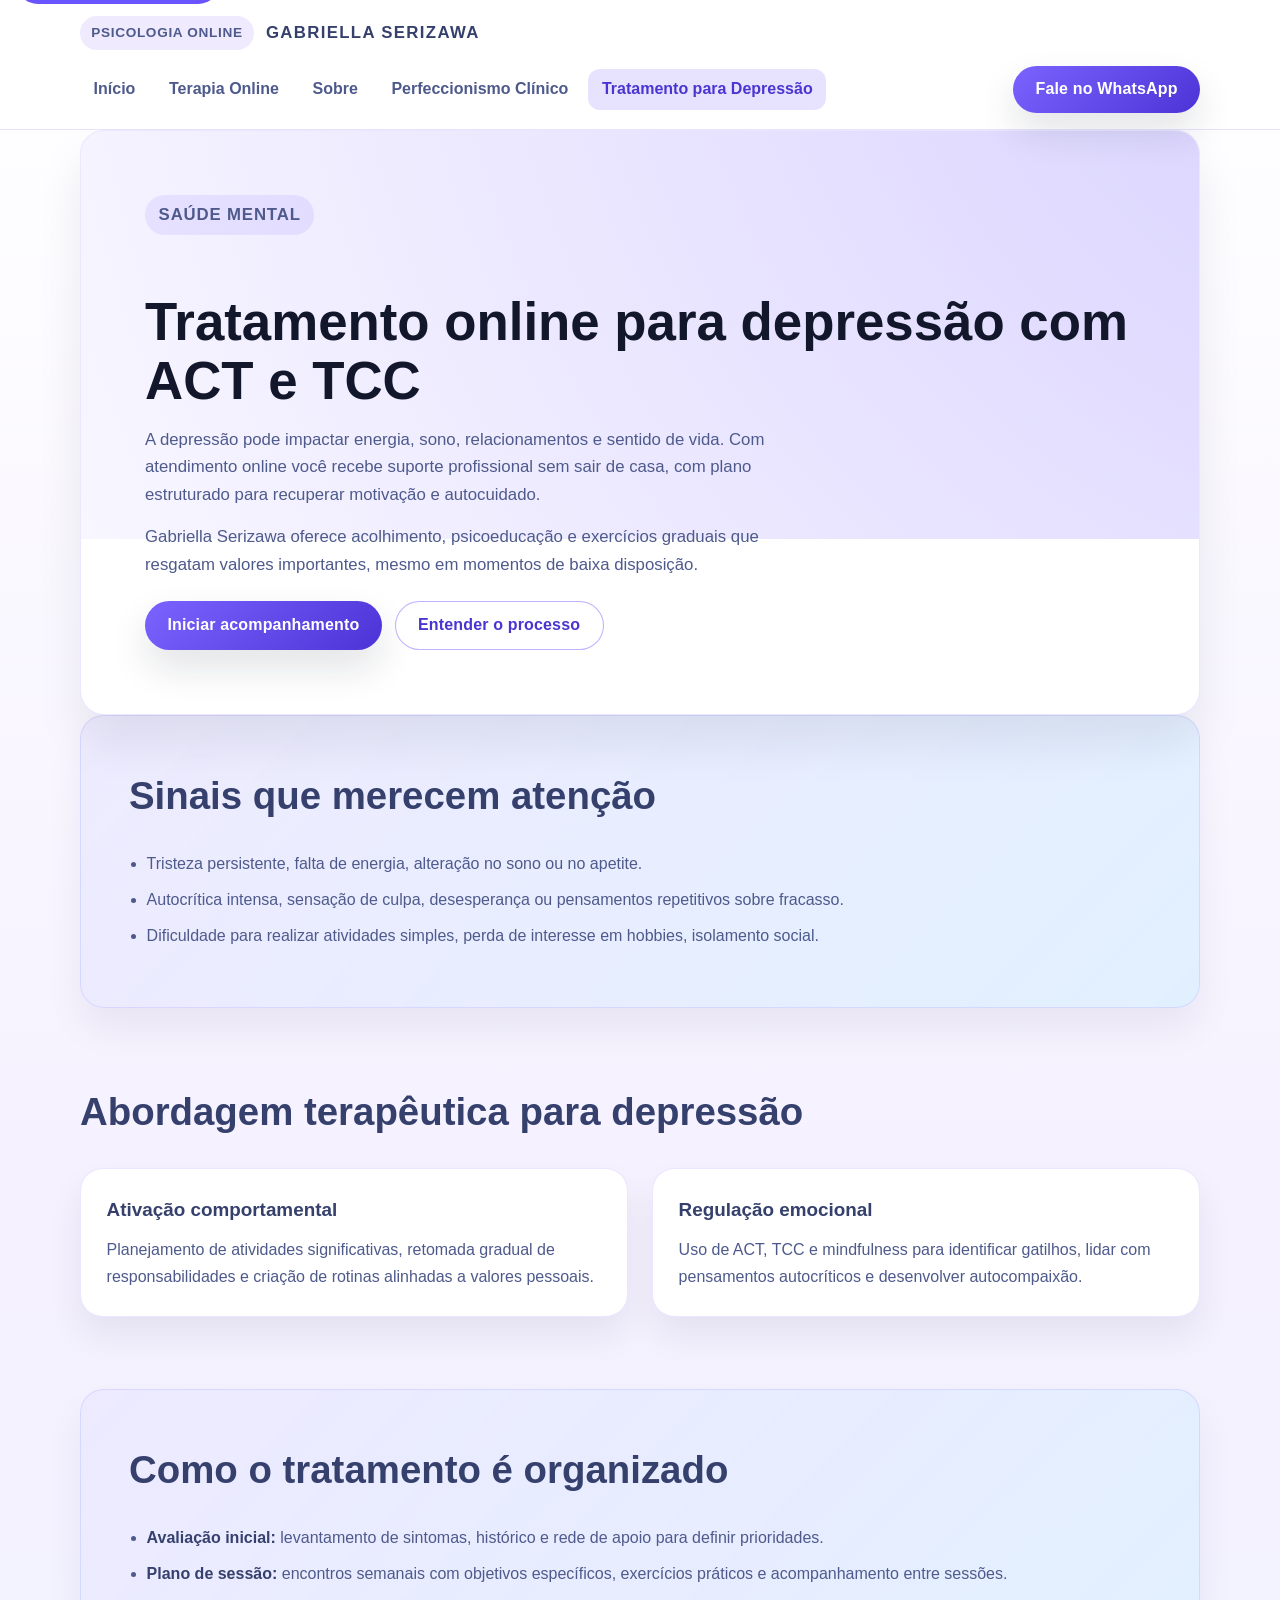
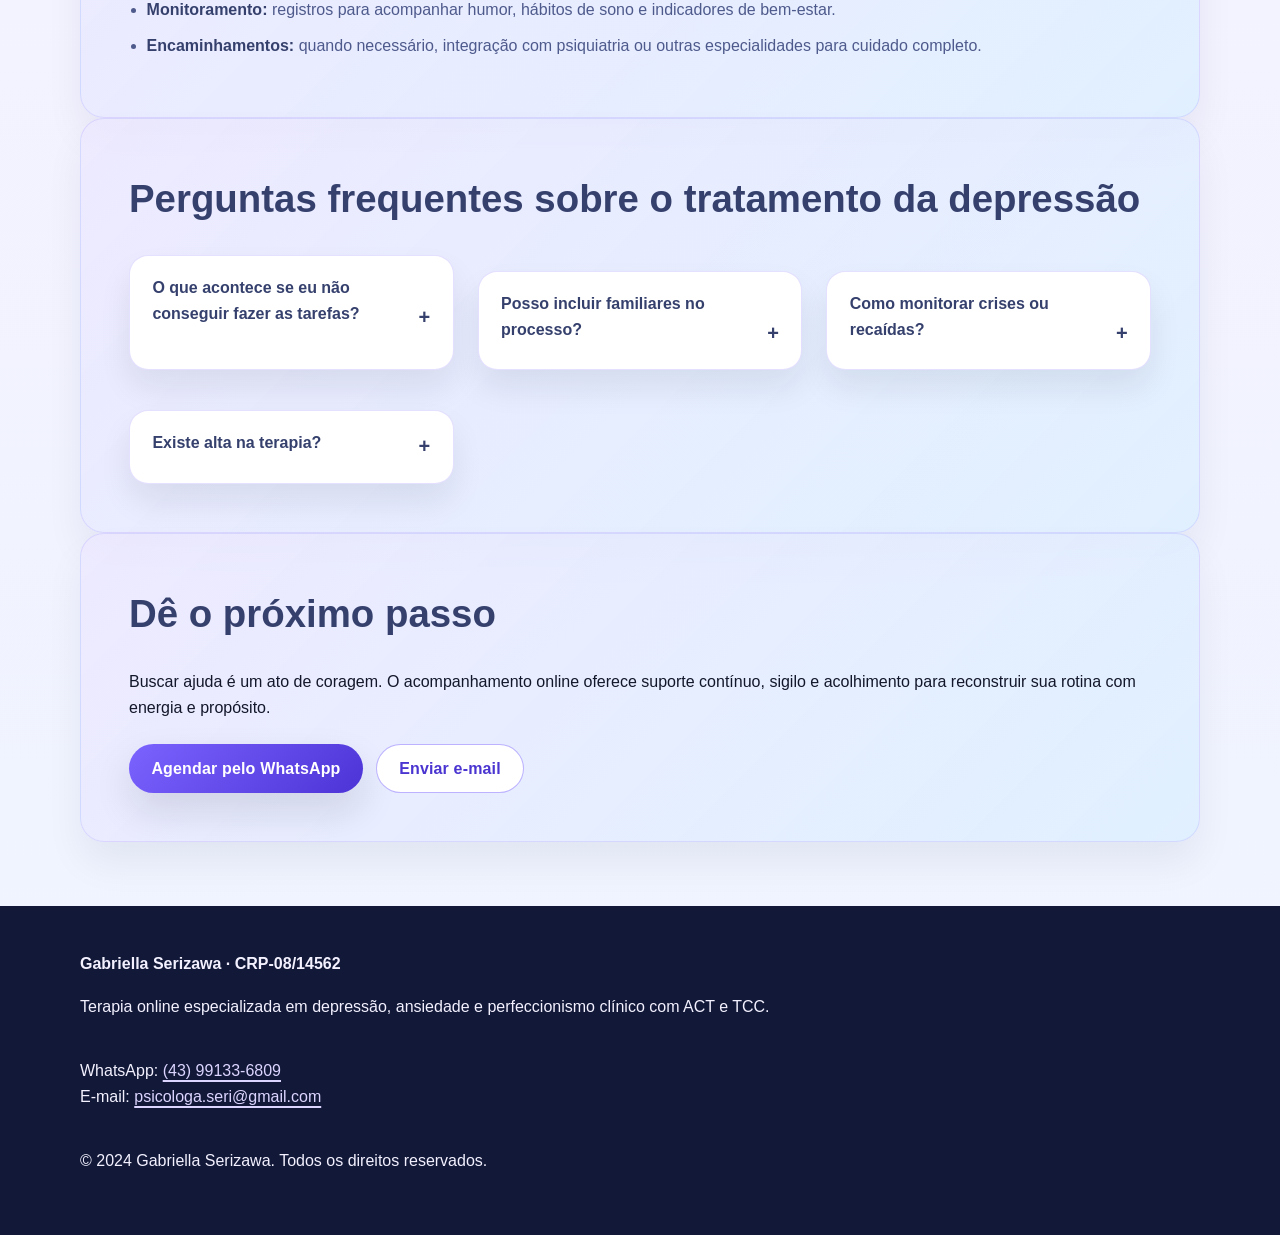
<file: tratamento-depressao.html>
<!DOCTYPE html>
<html lang="pt-BR">
<head>
  <meta charset="utf-8">
  <meta name="viewport" content="width=device-width, initial-scale=1">
  <title>Tratamento para Depressão Online | Psicóloga Gabriella Serizawa</title>
  <meta name="description" content="Tratamento para depressão com terapia online baseada em ACT e TCC. Atendimento acolhedor com a psicóloga Gabriella Serizawa para recuperar vitalidade e sentido de vida.">
  <meta name="keywords" content="tratamento depressão, depressão online, terapia ACT, TCC, psicóloga online">
  <meta name="author" content="Gabriella Serizawa">
  <meta name="robots" content="index,follow">
  <meta name="theme-color" content="#5c3fd6">
  <link rel="canonical" href="https://gabipsico.com.br/tratamento-depressao.html">
  <link rel="preload" href="styles.css" as="style">
  <link rel="icon" type="image/svg+xml" href="data:image/svg+xml,%3Csvg xmlns='http://www.w3.org/2000/svg' viewBox='0 0 64 64'%3E%3Ccircle cx='32' cy='32' r='32' fill='%235c3fd6'/%3E%3Cpath d='M18 44c3.6-9.6 9-20.4 16-24 5-2.7 12-1.2 12 7.2 0 5.6-3.2 10-8.2 10H30' stroke='%23f4f2ff' stroke-width='5' fill='none' stroke-linecap='round'/%3E%3C/svg%3E'>
  <meta property="og:locale" content="pt_BR">
  <meta property="og:type" content="article">
  <meta property="og:site_name" content="Psicóloga Gabriella Serizawa">
  <meta property="og:title" content="Tratamento para Depressão Online">
  <meta property="og:description" content="Conheça o acompanhamento psicológico online com ACT e TCC para tratar depressão com Gabriella Serizawa.">
  <meta property="og:url" content="https://gabipsico.com.br/tratamento-depressao.html">
  <meta property="og:image" content="https://gabipsico.com.br/public-gabi.png">
  <meta property="og:image:width" content="175">
  <meta property="og:image:height" content="204">
  <meta property="og:image:alt" content="Retrato da psicóloga Gabriella Serizawa sorrindo">
  <meta name="twitter:card" content="summary">
  <meta name="twitter:title" content="Tratamento para Depressão Online">
  <meta name="twitter:description" content="Terapia online baseada em ACT e TCC para recuperar motivação, autocuidado e sentido de vida.">
  <meta name="twitter:image" content="https://gabipsico.com.br/public-gabi.png">
  <meta name="twitter:image:alt" content="Retrato da psicóloga Gabriella Serizawa sorrindo">
  <link rel="stylesheet" href="styles.css">
  <script type="application/ld+json">
  {
    "@context": "https://schema.org",
    "@type": "BreadcrumbList",
    "itemListElement": [
      {
        "@type": "ListItem",
        "position": 1,
        "name": "Início",
        "item": "https://gabipsico.com.br/"
      },
      {
        "@type": "ListItem",
        "position": 2,
        "name": "Tratamento para Depressão",
        "item": "https://gabipsico.com.br/tratamento-depressao.html"
      }
    ]
  }
  </script>
  <script type="application/ld+json">
  {
    "@context": "https://schema.org",
    "@type": "FAQPage",
    "mainEntity": [
      {
        "@type": "Question",
        "name": "Como a terapia online ajuda na depressão?",
        "acceptedAnswer": {
          "@type": "Answer",
          "text": "A terapia integra ACT, TCC e ativação comportamental para ampliar consciência emocional, reconstruir rotina e desenvolver ações alinhadas a valores, mesmo diante de baixa energia."
        }
      },
      {
        "@type": "Question",
        "name": "É necessário acompanhamento psiquiátrico junto com a terapia?",
        "acceptedAnswer": {
          "@type": "Answer",
          "text": "Em muitos casos a combinação é recomendada. A psicóloga orienta avaliação médica quando necessário e atua em parceria com outros profissionais."
        }
      },
      {
        "@type": "Question",
        "name": "Quanto tempo leva para perceber resultados?",
        "acceptedAnswer": {
          "@type": "Answer",
          "text": "Cada pessoa tem um ritmo. Em geral, com sessões semanais e prática das estratégias entre encontros, é possível notar avanços nas primeiras semanas, revisando o plano periodicamente."
        }
      }
    ]
  }
  </script>
</head>
<body>
  <a class="skip-link" href="#conteudo">Pular para o conteúdo</a>
  <header>
    <div class="header-inner">
      <div class="branding">
        <span>Psicologia Online</span>
        <strong>Gabriella Serizawa</strong>
      </div>
      <nav aria-label="Navegação principal">
        <ul>
          <li><a href="index.html">Início</a></li>
          <li><a href="terapia-online.html">Terapia Online</a></li>
          <li><a href="sobre.html">Sobre</a></li>
          <li><a href="perfeccionismo-clinico.html">Perfeccionismo Clínico</a></li>
          <li><a href="tratamento-depressao.html" aria-current="page">Tratamento para Depressão</a></li>
        </ul>
      </nav>
      <a class="button" href="https://wa.me/5543991336809?text=Ol%C3%A1%20Gabriella%2C%20quero%20ajuda%20para%20tratar%20depress%C3%A3o." target="_blank" rel="noopener">Fale no WhatsApp</a>
    </div>
  </header>
  <main id="conteudo">
    <section class="hero">
      <div>
        <p class="badge">Saúde mental</p>
        <h1>Tratamento online para depressão com ACT e TCC</h1>
        <p>A depressão pode impactar energia, sono, relacionamentos e sentido de vida. Com atendimento online você recebe suporte profissional sem sair de casa, com plano estruturado para recuperar motivação e autocuidado.</p>
        <p>Gabriella Serizawa oferece acolhimento, psicoeducação e exercícios graduais que resgatam valores importantes, mesmo em momentos de baixa disposição.</p>
        <div class="cta-group">
          <a class="button" href="https://wa.me/5543991336809?text=Quero%20iniciar%20tratamento%20para%20depress%C3%A3o." target="_blank" rel="noopener">Iniciar acompanhamento</a>
          <a class="button secondary" href="terapia-online.html">Entender o processo</a>
        </div>
      </div>
    </section>

    <section class="highlight">
      <h2 class="section-title">Sinais que merecem atenção</h2>
      <ul class="list">
        <li>Tristeza persistente, falta de energia, alteração no sono ou no apetite.</li>
        <li>Autocrítica intensa, sensação de culpa, desesperança ou pensamentos repetitivos sobre fracasso.</li>
        <li>Dificuldade para realizar atividades simples, perda de interesse em hobbies, isolamento social.</li>
      </ul>
    </section>

    <section>
      <h2 class="section-title">Abordagem terapêutica para depressão</h2>
      <div class="grid two">
        <article class="card">
          <h3>Ativação comportamental</h3>
          <p>Planejamento de atividades significativas, retomada gradual de responsabilidades e criação de rotinas alinhadas a valores pessoais.</p>
        </article>
        <article class="card">
          <h3>Regulação emocional</h3>
          <p>Uso de ACT, TCC e mindfulness para identificar gatilhos, lidar com pensamentos autocríticos e desenvolver autocompaixão.</p>
        </article>
      </div>
    </section>

    <section class="highlight">
      <h2 class="section-title">Como o tratamento é organizado</h2>
      <ul class="list">
        <li><strong>Avaliação inicial:</strong> levantamento de sintomas, histórico e rede de apoio para definir prioridades.</li>
        <li><strong>Plano de sessão:</strong> encontros semanais com objetivos específicos, exercícios práticos e acompanhamento entre sessões.</li>
        <li><strong>Monitoramento:</strong> registros para acompanhar humor, hábitos de sono e indicadores de bem-estar.</li>
        <li><strong>Encaminhamentos:</strong> quando necessário, integração com psiquiatria ou outras especialidades para cuidado completo.</li>
      </ul>
    </section>

    <section class="faq highlight" aria-labelledby="faq-depressao">
      <h2 id="faq-depressao" class="section-title">Perguntas frequentes sobre o tratamento da depressão</h2>
      <div class="grid two">
        <details>
          <summary>O que acontece se eu não conseguir fazer as tarefas?</summary>
          <p>As atividades são adaptadas conforme seu ritmo. Revisamos juntos os obstáculos e ajustamos os passos para que você consiga avançar com leveza.</p>
        </details>
        <details>
          <summary>Posso incluir familiares no processo?</summary>
          <p>Quando faz sentido, são fornecidas orientações para familiares, ajudando na comunicação e apoio cotidiano.</p>
        </details>
        <details>
          <summary>Como monitorar crises ou recaídas?</summary>
          <p>Você aprende estratégias para reconhecer sinais de alerta, utilizar planos de ação e acionar a psicóloga para ajustes pontuais.</p>
        </details>
        <details>
          <summary>Existe alta na terapia?</summary>
          <p>Sim. Após alcançar estabilidade e autonomia, as sessões podem ser espaçadas até chegar ao encerramento, com plano de prevenção de recaídas.</p>
        </details>
      </div>
    </section>

    <section class="highlight">
      <h2 class="section-title">Dê o próximo passo</h2>
      <p>Buscar ajuda é um ato de coragem. O acompanhamento online oferece suporte contínuo, sigilo e acolhimento para reconstruir sua rotina com energia e propósito.</p>
      <div class="cta-group">
        <a class="button" href="https://wa.me/5543991336809?text=Gostaria%20de%20agendar%20tratamento%20para%20depress%C3%A3o." target="_blank" rel="noopener">Agendar pelo WhatsApp</a>
        <a class="button secondary" href="mailto:psicologa.seri@gmail.com">Enviar e-mail</a>
      </div>
    </section>
  </main>
  <footer>
    <div class="footer-inner">
      <div>
        <strong>Gabriella Serizawa · CRP-08/14562</strong>
        <p>Terapia online especializada em depressão, ansiedade e perfeccionismo clínico com ACT e TCC.</p>
      </div>
      <address>
        WhatsApp: <a href="https://wa.me/5543991336809" target="_blank" rel="noopener">(43) 99133-6809</a><br>
        E-mail: <a href="mailto:psicologa.seri@gmail.com">psicologa.seri@gmail.com</a>
      </address>
      <p>© 2024 Gabriella Serizawa. Todos os direitos reservados.</p>
    </div>
  </footer>
</body>
</html>
</file>
<file: styles.css>
:root {
  color-scheme: light;
  --ink-900: #13172b;
  --ink-700: #27305d;
  --ink-600: #35406d;
  --ink-400: #4e5a8c;
  --surface: #ffffff;
  --accent: #6a54ff;
  --accent-strong: #4a35d1;
  --accent-soft: #efeafd;
  --shadow-soft: 0 18px 38px rgba(19, 23, 43, 0.12);
  --radius-lg: 24px;
}

* {
  box-sizing: border-box;
}

body {
  margin: 0;
  font-family: "Segoe UI", "Helvetica Neue", Arial, sans-serif;
  background: linear-gradient(180deg, #ffffff 0%, #f5f1ff 42%, #eef5ff 100%);
  color: var(--ink-900);
  line-height: 1.65;
  text-rendering: optimizeLegibility;
  -webkit-font-smoothing: antialiased;
}

img {
  max-width: 100%;
  display: block;
  height: auto;
}

a {
  color: var(--accent);
  text-decoration-thickness: 1.5px;
  text-underline-offset: 0.25rem;
  transition: color 0.2s ease;
}

a:hover,
a:focus-visible {
  color: var(--accent-strong);
}

.skip-link {
  position: absolute;
  top: -40px;
  left: 1rem;
  background: var(--accent);
  color: #fff;
  padding: 0.55rem 1.1rem;
  border-radius: 999px;
  font-weight: 600;
  transition: top 0.2s ease;
  z-index: 1000;
}

.skip-link:focus {
  top: 1rem;
}

header {
  position: sticky;
  top: 0;
  background: rgba(255, 255, 255, 0.97);
  backdrop-filter: blur(10px);
  border-bottom: 1px solid rgba(106, 84, 255, 0.16);
  z-index: 10;
}

.header-inner {
  width: min(1120px, 100% - 2.5rem);
  margin: 0 auto;
  padding: 1rem 0;
  display: flex;
  align-items: center;
  gap: 1rem;
  flex-wrap: wrap;
  justify-content: space-between;
}

.branding {
  display: flex;
  align-items: center;
  gap: 0.75rem;
}

.branding span {
  background: var(--accent-soft);
  color: var(--ink-400);
  padding: 0.35rem 0.7rem;
  border-radius: 999px;
  font-size: 0.85rem;
  font-weight: 600;
  letter-spacing: 0.05em;
  text-transform: uppercase;
}

.branding strong {
  font-size: 1.05rem;
  letter-spacing: 0.08em;
  text-transform: uppercase;
  color: var(--ink-600);
}

nav ul {
  margin: 0;
  padding: 0;
  display: flex;
  list-style: none;
  gap: 0.4rem;
  flex-wrap: wrap;
}

nav a {
  display: inline-flex;
  padding: 0.45rem 0.85rem;
  border-radius: 0.75rem;
  font-weight: 600;
  color: var(--ink-400);
  text-decoration: none;
  transition: background 0.2s ease, color 0.2s ease;
}

nav a:hover,
nav a:focus-visible {
  background: rgba(106, 84, 255, 0.12);
  color: var(--accent-strong);
}

nav a[aria-current="page"] {
  background: rgba(106, 84, 255, 0.16);
  color: var(--accent-strong);
}

.button {
  display: inline-flex;
  align-items: center;
  justify-content: center;
  padding: 0.65rem 1.4rem;
  border-radius: 999px;
  font-weight: 700;
  letter-spacing: 0.01em;
  text-decoration: none;
  background: linear-gradient(135deg, #7b63ff 0%, #4c33d6 100%);
  color: #fff;
  box-shadow: var(--shadow-soft);
  transition: transform 0.2s ease, box-shadow 0.2s ease;
}

.button:hover,
.button:focus-visible {
  transform: translateY(-2px);
  box-shadow: 0 22px 40px rgba(19, 23, 43, 0.16);
}

.button.secondary {
  background: #fff;
  color: var(--accent-strong);
  border: 1.5px solid rgba(106, 84, 255, 0.45);
  box-shadow: none;
}

main {
  width: min(1120px, 100% - 2.5rem);
  margin: 0 auto;
  padding-bottom: 4rem;
}

section {
  padding-block: clamp(2.5rem, 6vw, 4.5rem);
}

.section-title {
  margin: 0 0 1.5rem;
  font-size: clamp(1.7rem, 4vw, 2.4rem);
  color: var(--ink-600);
}

.hero {
  position: relative;
  background: var(--surface);
  border-radius: var(--radius-lg);
  padding: clamp(2.2rem, 5vw, 4rem);
  display: grid;
  grid-template-columns: repeat(auto-fit, minmax(260px, 1fr));
  gap: clamp(1.8rem, 4vw, 3.2rem);
  align-items: center;
  border: 1px solid rgba(106, 84, 255, 0.14);
  box-shadow: 0 28px 48px rgba(19, 23, 43, 0.08);
  overflow: hidden;
}

.hero::before {
  content: "";
  position: absolute;
  inset: -45% -25% 30% -30%;
  background: radial-gradient(circle at top right, rgba(123, 99, 255, 0.32), rgba(123, 99, 255, 0));
  pointer-events: none;
}

.hero > * {
  position: relative;
  z-index: 1;
}

.hero h1 {
  font-size: clamp(2.2rem, 6vw, 3.3rem);
  margin-bottom: 1rem;
  line-height: 1.1;
  color: var(--ink-900);
}

.hero p {
  font-size: 1.05rem;
  margin: 0 0 0.9rem;
  max-width: 42rem;
  color: var(--ink-400);
}

.hero figure {
  margin: 0;
  justify-self: center;
}

.hero img {
  border-radius: 1.5rem;
  background: linear-gradient(160deg, #faf8ff 0%, #e7e0ff 100%);
  box-shadow: 0 24px 46px rgba(19, 23, 43, 0.14);
}

.badge {
  display: inline-flex;
  align-items: center;
  gap: 0.4rem;
  padding: 0.4rem 0.85rem;
  border-radius: 999px;
  background: rgba(123, 99, 255, 0.12);
  color: var(--accent-strong);
  font-weight: 700;
  font-size: 0.8rem;
  letter-spacing: 0.05em;
  text-transform: uppercase;
}

.cta-group {
  display: flex;
  flex-wrap: wrap;
  gap: 0.8rem;
  margin-top: 1.4rem;
}

.highlight {
  background: linear-gradient(135deg, rgba(236, 232, 255, 0.82), rgba(222, 239, 255, 0.88));
  border-radius: var(--radius-lg);
  padding: clamp(2rem, 5vw, 3rem);
  border: 1px solid rgba(106, 84, 255, 0.14);
  box-shadow: 0 22px 38px rgba(19, 23, 43, 0.06);
}

.grid {
  display: grid;
  gap: 1.5rem;
}

.grid.two {
  grid-template-columns: repeat(auto-fit, minmax(250px, 1fr));
}

.grid.three {
  grid-template-columns: repeat(auto-fit, minmax(220px, 1fr));
}

.card {
  background: var(--surface);
  border-radius: 1.4rem;
  padding: 1.6rem;
  border: 1px solid rgba(106, 84, 255, 0.14);
  box-shadow: 0 18px 34px rgba(19, 23, 43, 0.07);
}

.card h3 {
  margin: 0 0 0.75rem;
  font-size: 1.18rem;
  color: var(--ink-600);
}

.card p {
  margin: 0;
  color: var(--ink-400);
}

.card-link a {
  display: inline-flex;
  align-items: center;
  gap: 0.35rem;
  margin-top: 1rem;
  font-weight: 600;
}

.card-link a::after {
  content: "→";
  transition: transform 0.2s ease;
}

.card-link a:hover::after,
.card-link a:focus-visible::after {
  transform: translateX(4px);
}

.list {
  margin: 0;
  padding-left: 1.1rem;
  color: var(--ink-400);
}

.list li {
  margin-bottom: 0.6rem;
}

.list strong {
  color: var(--ink-600);
}

.testimonial {
  margin: 0;
  padding: 1.2rem 1.4rem;
  background: rgba(123, 99, 255, 0.12);
  border-left: 4px solid var(--accent);
  border-radius: 1.1rem;
  font-style: italic;
  color: var(--ink-400);
}

.testimonial cite {
  display: block;
  margin-top: 0.75rem;
  font-style: normal;
  font-weight: 600;
  color: var(--ink-600);
}

.faq details {
  background: var(--surface);
  border-radius: 1.2rem;
  border: 1px solid rgba(106, 84, 255, 0.18);
  padding: 1.2rem 1.4rem;
  box-shadow: 0 18px 32px rgba(19, 23, 43, 0.08);
}

.faq details + details {
  margin-top: 1rem;
}

.faq summary {
  cursor: pointer;
  font-weight: 700;
  color: var(--ink-600);
  list-style: none;
}

.faq summary::-webkit-details-marker {
  display: none;
}

.faq summary::after {
  content: "+";
  float: right;
  font-size: 1.25rem;
  transition: transform 0.2s ease;
}

.faq details[open] summary::after {
  transform: rotate(45deg);
}

.faq p {
  margin: 0.8rem 0 0;
  color: var(--ink-400);
}

footer {
  background: #121838;
  color: #f3f1ff;
  padding: 2.8rem 1.5rem;
}

.footer-inner {
  width: min(1120px, 100% - 2.5rem);
  margin: 0 auto;
  display: grid;
  gap: 1.4rem;
}

footer a {
  color: #dcd5ff;
}

address {
  font-style: normal;
  line-height: 1.6;
}

:focus-visible {
  outline: 3px solid rgba(106, 84, 255, 0.55);
  outline-offset: 2px;
}

@media (max-width: 900px) {
  .hero {
    text-align: center;
  }

  .hero figure {
    order: -1;
  }

  .hero p {
    margin-inline: auto;
  }

  .cta-group {
    justify-content: center;
  }

  nav ul {
    justify-content: center;
  }

  .header-inner {
    justify-content: center;
  }

  footer .footer-inner {
    text-align: center;
  }
}

@media (max-width: 560px) {
  .header-inner {
    padding-inline: 0.5rem;
  }

  main {
    width: min(1120px, 100% - 1.5rem);
  }

  section {
    padding-block: 2.2rem;
  }

  .button {
    width: 100%;
  }
}

@media (prefers-reduced-motion: reduce) {
  *,
  *::before,
  *::after {
    animation-duration: 0.01ms !important;
    animation-iteration-count: 1 !important;
    transition-duration: 0.01ms !important;
    scroll-behavior: auto !important;
  }
}
</file>
